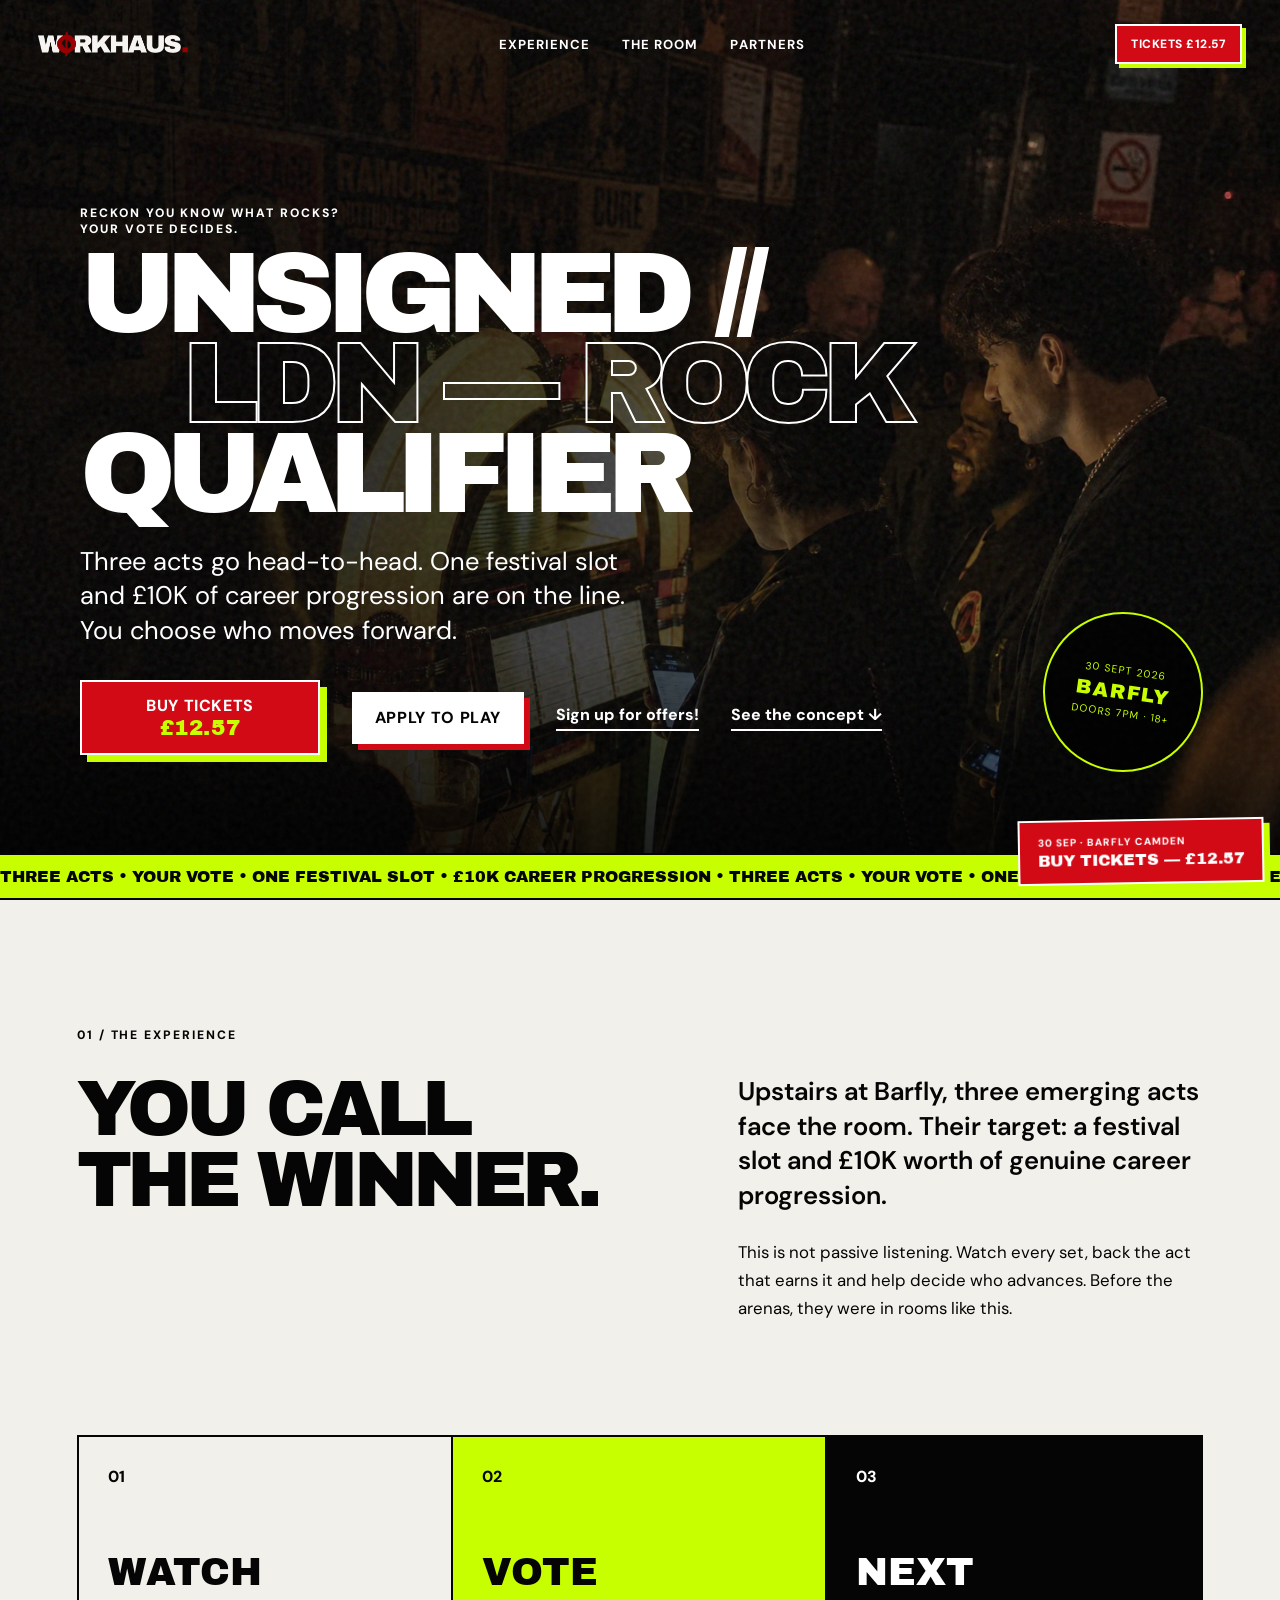
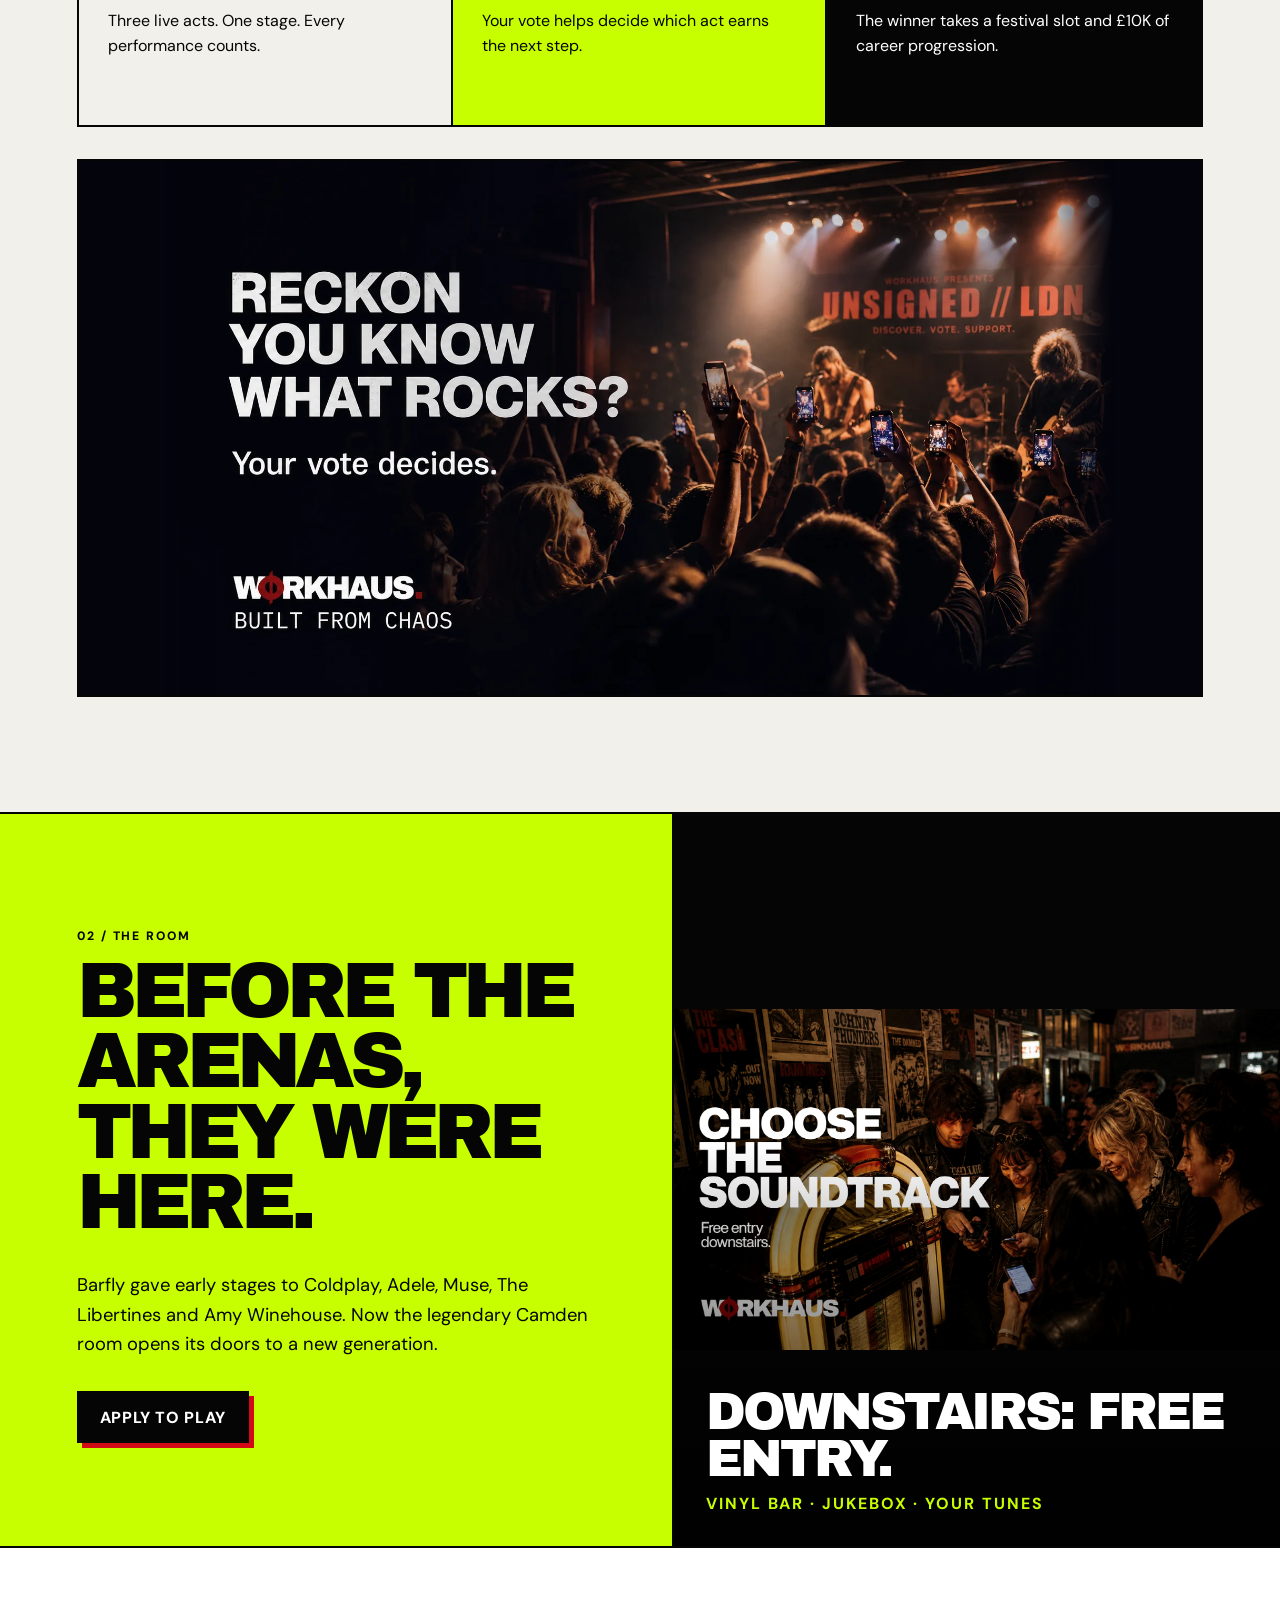
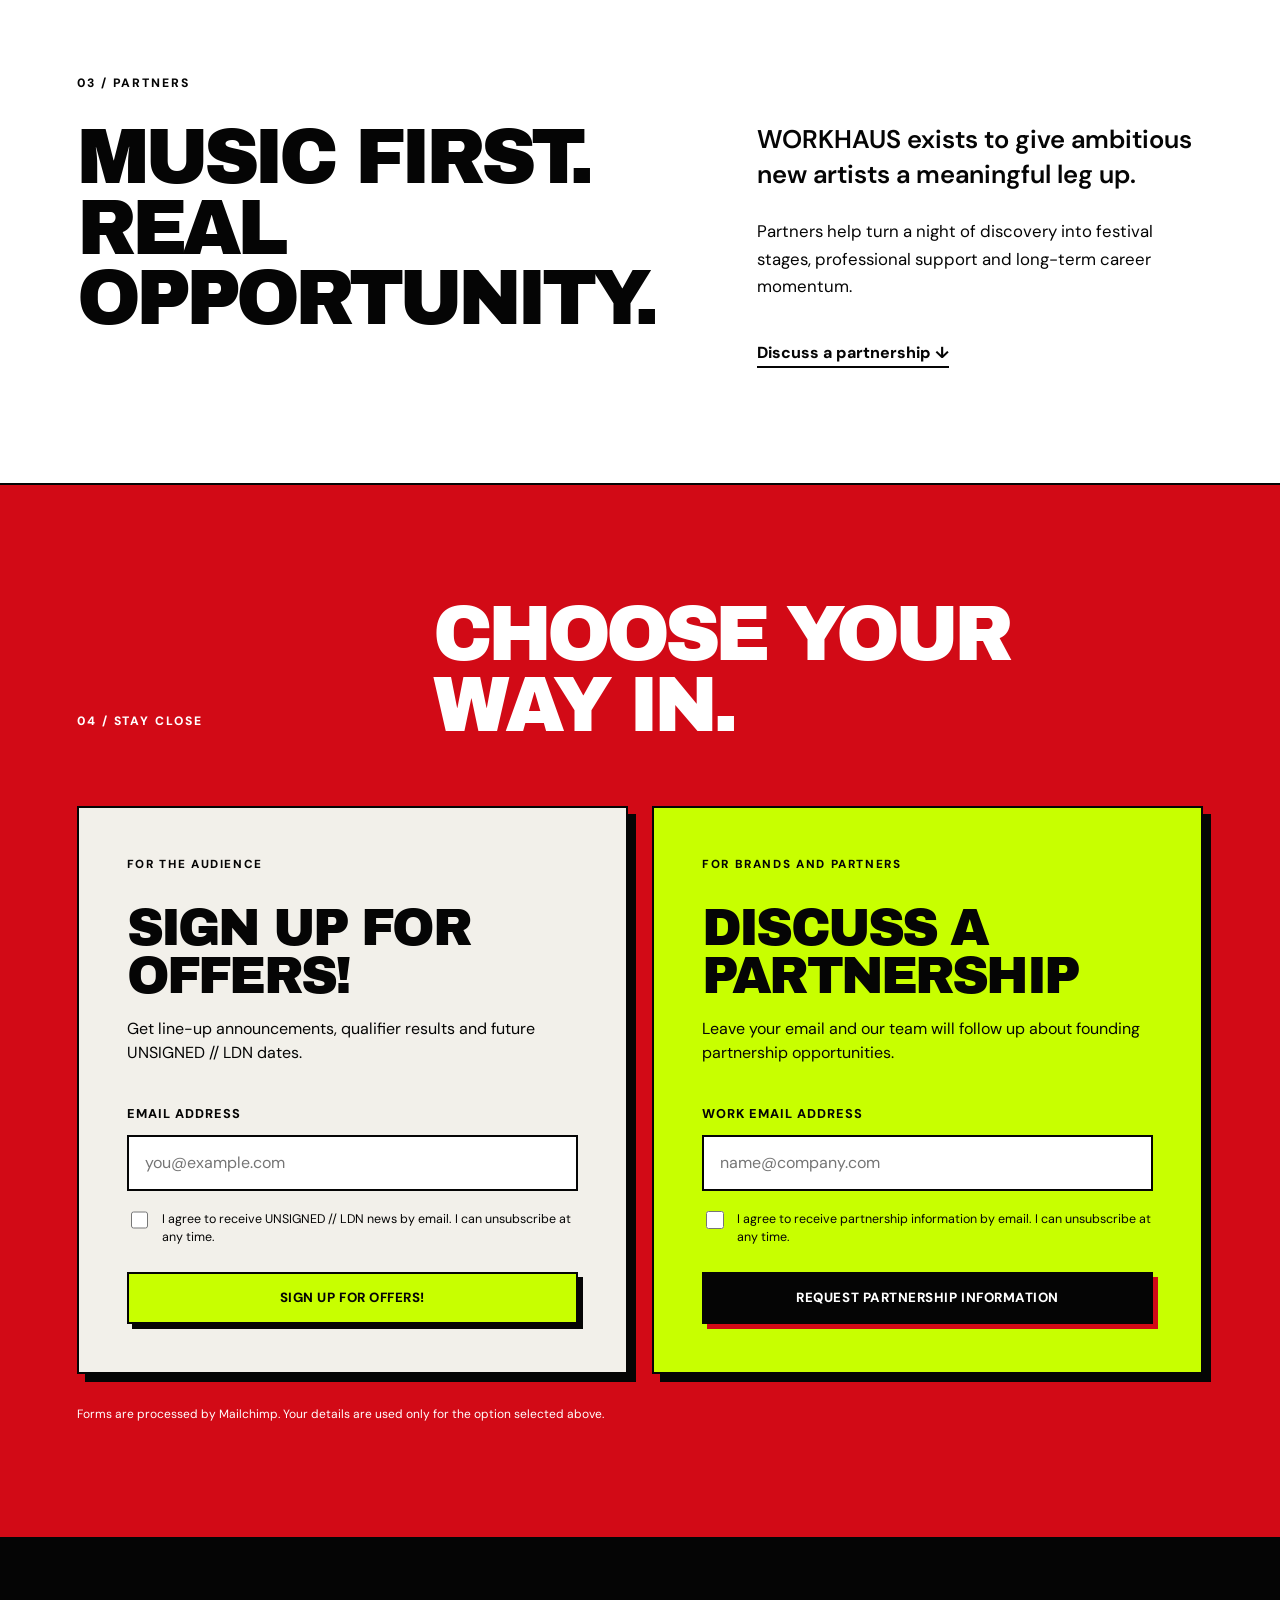
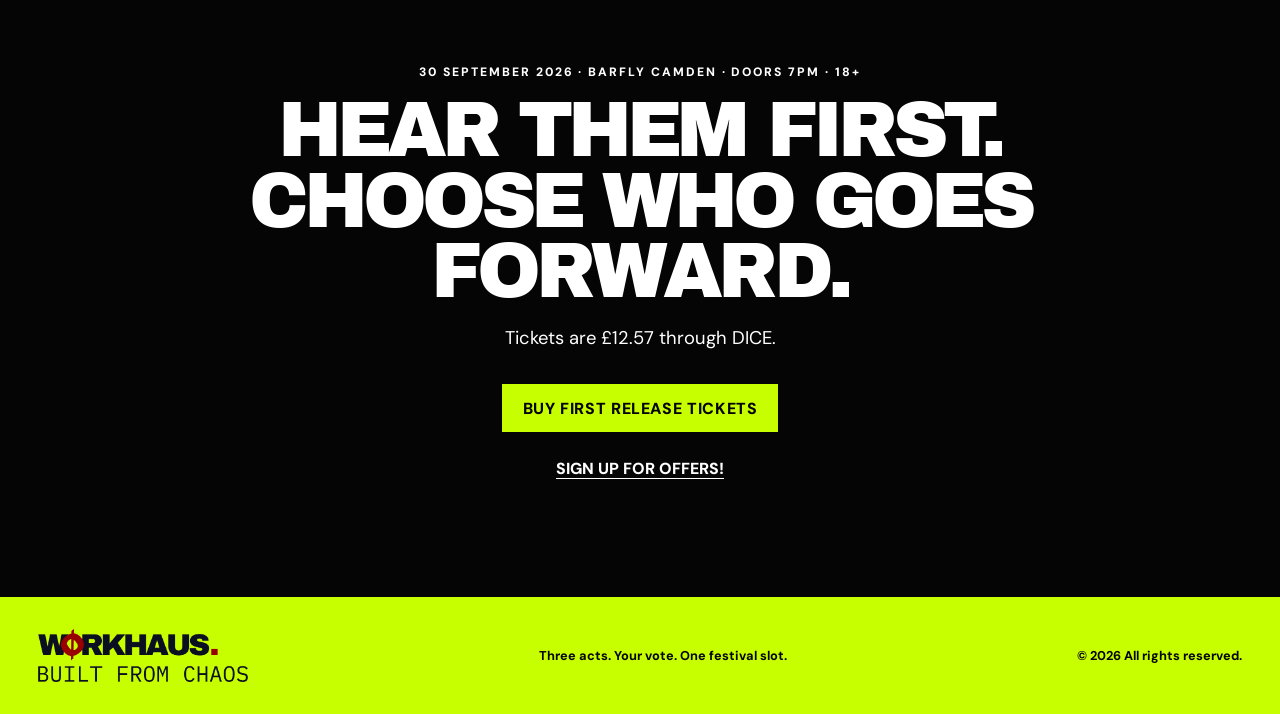
<file: index.html>
<!doctype html>
<html lang="en-GB">
<head>
  <meta charset="utf-8">
  <meta name="viewport" content="width=device-width, initial-scale=1">
  <meta name="description" content="UNSIGNED // LDN — Rock Qualifier. Three acts. Your vote. One festival slot. 30 September at Barfly Camden.">
  <meta name="theme-color" content="#050505">
  <title>UNSIGNED // LDN — Rock Qualifier | WORKHAUS</title>
  <link rel="preconnect" href="https://fonts.googleapis.com">
  <link rel="preconnect" href="https://fonts.gstatic.com" crossorigin>
  <link href="https://fonts.googleapis.com/css2?family=Archivo+Black&family=DM+Sans:wght@400;500;600;700&display=swap" rel="stylesheet">
  <link rel="stylesheet" href="styles.css?v=bffad89">
</head>
<body>
  <a class="skip-link" href="#main">Skip to content</a>
  <header class="site-header">
    <a class="brand" href="#top" aria-label="WORKHAUS home"><img src="assets/logo-white-web.png" alt="WORKHAUS"></a>
    <nav aria-label="Primary navigation">
      <a href="#experience">Experience</a>
      <a href="#artists">The room</a>
      <a href="#partners">Partners</a>
    </nav>
    <a class="button button-small ticket-button" href="https://dice.fm/partner/tickets/event/53pkmk-unsigned-ldn-rock-qualifier-30th-sep-barfly-camden-london-tickets?dice_id=9913139&amp;dice_channel=web&amp;dice_tags=organic&amp;dice_campaign=DICE&amp;dice_feature=mio_marketing&amp;_branch_match_id=1605514123848764493&amp;utm_source=web&amp;utm_campaign=DICE&amp;utm_medium=mio_marketing&amp;_branch_referrer=H4sIAAAAAAAAA8soKSkottLXz8nMy9ZLyUxO1UvL1a80N7awsEgxNTROMbevK0pNSy0qysxLj08qyi8vTi2ydc4oys9NBQBbwC87OwAAAA%3D%3D" target="_blank" rel="noopener">Tickets £12.57</a>
  </header>

  <main id="main">
    <section class="hero" id="top">
      <div class="hero-noise" aria-hidden="true"></div>
      <div class="hero-copy">
        <p class="eyebrow">Reckon you know what rocks?<br>Your vote decides.</p>
        <h1 class="hero-title"><span>UNSIGNED //</span><span class="outline">LDN — Rock</span><span>Qualifier</span></h1>
        <p class="hero-intro">Three acts go head-to-head. One festival slot and £10K of career progression are on the line. You choose who moves forward.</p>
        <div class="hero-actions">
          <a class="button hero-ticket-button" href="https://dice.fm/partner/tickets/event/53pkmk-unsigned-ldn-rock-qualifier-30th-sep-barfly-camden-london-tickets?dice_id=9913139&amp;dice_channel=web&amp;dice_tags=organic&amp;dice_campaign=DICE&amp;dice_feature=mio_marketing&amp;_branch_match_id=1605514123848764493&amp;utm_source=web&amp;utm_campaign=DICE&amp;utm_medium=mio_marketing&amp;_branch_referrer=H4sIAAAAAAAAA8soKSkottLXz8nMy9ZLyUxO1UvL1a80N7awsEgxNTROMbevK0pNSy0qysxLj08qyi8vTi2ydc4oys9NBQBbwC87OwAAAA%3D%3D" target="_blank" rel="noopener"><span>Buy tickets</span><strong>£12.57</strong></a>
          <a class="button apply-button" href="mailto:artists@workhaus.co?subject=Apply%20To%20Play%20%E2%80%94%20UNSIGNED%20%2F%2F%20LDN%20Rock%20Qualifier">Apply To Play</a>
          <a class="text-link" href="#launch-form">Sign up for offers!</a>
          <a class="text-link" href="#experience">See the concept <span aria-hidden="true">↓</span></a>
        </div>
      </div>
      <div class="hero-stamp" aria-label="30 September 2026, Barfly Camden, doors 7pm">
        <span>30 Sept 2026</span><strong>Barfly</strong><span>Doors 7pm · 18+</span>
      </div>
      <div class="ticker" aria-hidden="true">
        <div>THREE ACTS • YOUR VOTE • ONE FESTIVAL SLOT • £10K CAREER PROGRESSION • THREE ACTS • YOUR VOTE • ONE FESTIVAL SLOT • £10K CAREER PROGRESSION •</div>
      </div>
    </section>

    <section class="manifesto section" id="experience">
      <p class="section-number">01 / The experience</p>
      <div class="manifesto-grid">
        <h2>You call the winner.</h2>
        <div>
          <p class="lead">Upstairs at Barfly, three emerging acts face the room. Their target: a festival slot and £10K worth of genuine career progression.</p>
          <p>This is not passive listening. Watch every set, back the act that earns it and help decide who advances. Before the arenas, they were in rooms like this.</p>
        </div>
      </div>
      <div class="feature-grid">
        <article><span>01</span><h3>Watch</h3><p>Three live acts. One stage. Every performance counts.</p></article>
        <article><span>02</span><h3>Vote</h3><p>Your vote helps decide which act earns the next step.</p></article>
        <article><span>03</span><h3>Next</h3><p>The winner takes a festival slot and £10K of career progression.</p></article>
      </div>
      <figure class="visual-break">
        <img src="assets/crowd.webp" alt="A live rock crowd watching a band on stage">
      </figure>
    </section>

    <section class="artist-call section" id="artists">
      <div class="artist-panel">
        <p class="section-number">02 / The room</p>
        <h2>Before the arenas, they were here.</h2>
        <p>Barfly gave early stages to Coldplay, Adele, Muse, The Libertines and Amy Winehouse. Now the legendary Camden room opens its doors to a new generation.</p>
        <a class="button button-dark" href="mailto:artists@workhaus.co?subject=Apply%20To%20Play%20%E2%80%94%20UNSIGNED%20%2F%2F%20LDN%20Rock%20Qualifier">Apply To Play</a>
      </div>
      <figure class="artist-image">
        <img src="assets/soundtrack.webp" alt="Music fans choosing songs together around a jukebox">
        <figcaption><span>Downstairs: free entry.</span><strong>Vinyl bar · Jukebox · Your tunes</strong></figcaption>
      </figure>
    </section>

    <section class="partners section" id="partners">
      <p class="section-number">03 / Partners</p>
      <div class="partners-grid">
        <h2>Music first. Real opportunity.</h2>
        <div>
          <p class="lead">WORKHAUS exists to give ambitious new artists a meaningful leg up.</p>
          <p>Partners help turn a night of discovery into festival stages, professional support and long-term career momentum.</p>
          <a class="text-link text-link-dark" href="#partner-form">Discuss a partnership <span aria-hidden="true">↓</span></a>
        </div>
      </div>
    </section>

    <section class="signup-section section" aria-labelledby="signup-heading">
      <div class="signup-intro">
        <p class="section-number">04 / Stay close</p>
        <h2 id="signup-heading">Choose your way in.</h2>
      </div>
      <div class="form-grid">
        <article class="signup-card" id="launch-form">
          <p class="form-label">For the audience</p>
          <h3>Sign up for offers!</h3>
          <p>Get line-up announcements, qualifier results and future UNSIGNED // LDN dates.</p>
          <form action="https://thefoxandthehedgehog.us6.list-manage.com/subscribe/post?u=e5853b4c6eafd3d8901e6cc76&amp;id=a50d58c55d&amp;f_id=00f6c1e0f0" method="post" target="_blank">
            <label for="launch-email">Email address</label>
            <input id="launch-email" name="EMAIL" type="email" autocomplete="email" required placeholder="you@example.com">
            <label class="consent"><input name="gdpr[16932]" type="checkbox" value="Y" required> <span>I agree to receive UNSIGNED // LDN news by email. I can unsubscribe at any time.</span></label>
            <input type="hidden" name="tags" value="1875660">
            <div class="honeypot" aria-hidden="true"><input type="text" name="b_e5853b4c6eafd3d8901e6cc76_a50d58c55d" tabindex="-1" value=""></div>
            <button class="button" type="submit" name="subscribe">Sign up for offers!</button>
          </form>
        </article>

        <article class="signup-card partner-card" id="partner-form">
          <p class="form-label">For brands and partners</p>
          <h3>Discuss a partnership</h3>
          <p>Leave your email and our team will follow up about founding partnership opportunities.</p>
          <form action="https://thefoxandthehedgehog.us6.list-manage.com/subscribe/post?u=e5853b4c6eafd3d8901e6cc76&amp;id=a50d58c55d&amp;f_id=00f5c1e0f0" method="post" target="_blank">
            <label for="partner-email">Work email address</label>
            <input id="partner-email" name="EMAIL" type="email" autocomplete="email" required placeholder="name@company.com">
            <label class="consent"><input name="gdpr[16932]" type="checkbox" value="Y" required> <span>I agree to receive partnership information by email. I can unsubscribe at any time.</span></label>
            <input type="hidden" name="tags" value="1875661">
            <div class="honeypot" aria-hidden="true"><input type="text" name="b_e5853b4c6eafd3d8901e6cc76_a50d58c55d" tabindex="-1" value=""></div>
            <button class="button button-dark" type="submit" name="subscribe">Request partnership information</button>
          </form>
        </article>
      </div>
      <p class="privacy-note">Forms are processed by Mailchimp. Your details are used only for the option selected above.</p>
    </section>

    <section class="final-cta section">
      <p class="eyebrow">30 September 2026 · Barfly Camden · Doors 7pm · 18+</p>
      <h2>Hear them first. Choose who goes forward.</h2>
      <p>Tickets are £12.57 through DICE.</p>
      <a class="button" href="https://dice.fm/partner/tickets/event/53pkmk-unsigned-ldn-rock-qualifier-30th-sep-barfly-camden-london-tickets?dice_id=9913139&amp;dice_channel=web&amp;dice_tags=organic&amp;dice_campaign=DICE&amp;dice_feature=mio_marketing&amp;_branch_match_id=1605514123848764493&amp;utm_source=web&amp;utm_campaign=DICE&amp;utm_medium=mio_marketing&amp;_branch_referrer=H4sIAAAAAAAAA8soKSkottLXz8nMy9ZLyUxO1UvL1a80N7awsEgxNTROMbevK0pNSy0qysxLj08qyi8vTi2ydc4oys9NBQBbwC87OwAAAA%3D%3D" target="_blank" rel="noopener">Buy first release tickets</a>
      <a class="final-secondary-link" href="#launch-form">Sign up for offers!</a>
    </section>
  </main>

  <a class="sticky-ticket" href="https://dice.fm/partner/tickets/event/53pkmk-unsigned-ldn-rock-qualifier-30th-sep-barfly-camden-london-tickets?dice_id=9913139&amp;dice_channel=web&amp;dice_tags=organic&amp;dice_campaign=DICE&amp;dice_feature=mio_marketing" target="_blank" rel="noopener"><span>30 SEP · BARFLY CAMDEN</span><strong>BUY TICKETS — £12.57</strong></a>

  <footer>
    <a class="brand footer-brand" href="#top"><img src="assets/logo-black-tagline-web.png" alt="WORKHAUS — Built from chaos"></a>
    <p>Three acts. Your vote. One festival slot.</p>
    <p>© <span id="year">2026</span> All rights reserved.</p>
  </footer>
  <script src="script.js"></script>
  <script id="mcjs">!function(c,h,i,m,p){m=c.createElement(h),p=c.getElementsByTagName(h)[0],m.async=1,m.src=i,p.parentNode.insertBefore(m,p)}(document,"script","https://chimpstatic.com/mcjs-connected/js/users/e5853b4c6eafd3d8901e6cc76/5f0b3473135e929cfd548ffc1.js");</script>
</body>
</html>
</file>
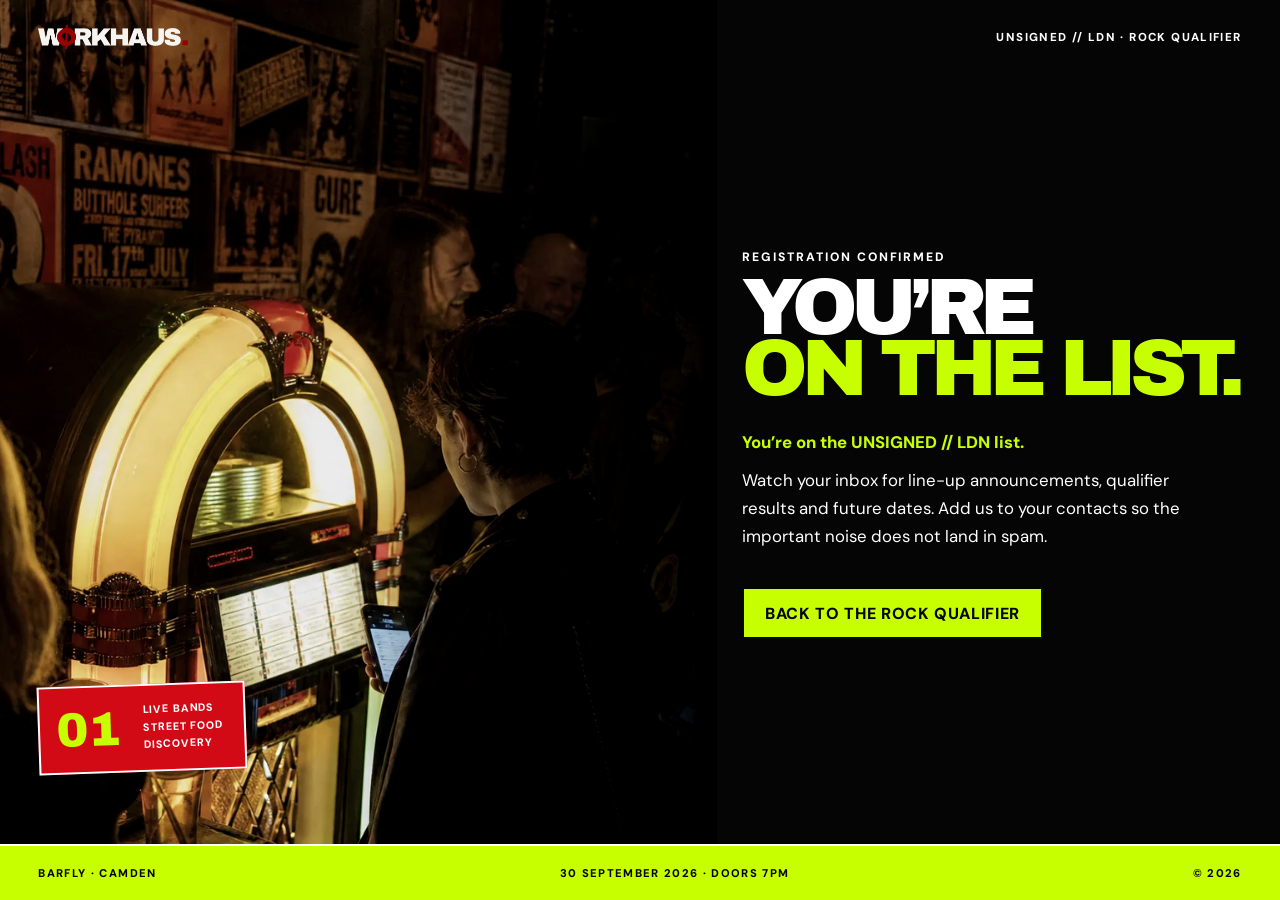
<file: thanks.html>
<!doctype html>
<html lang="en-GB">
<head>
  <meta charset="utf-8">
  <meta name="viewport" content="width=device-width, initial-scale=1">
  <meta name="robots" content="noindex">
  <meta name="theme-color" content="#050505">
  <title>You’re on the list — UNSIGNED // LDN</title>
  <link rel="preconnect" href="https://fonts.googleapis.com">
  <link rel="preconnect" href="https://fonts.gstatic.com" crossorigin>
  <link href="https://fonts.googleapis.com/css2?family=Archivo+Black&family=DM+Sans:wght@400;500;600;700&display=swap" rel="stylesheet">
  <link rel="stylesheet" href="styles.css">
</head>
<body class="thanks-page">
  <a class="skip-link" href="#confirmation">Skip to confirmation</a>
  <header class="thanks-header">
    <a class="brand" href="index.html" aria-label="WORKHAUS UNSIGNED LDN home">
      <img src="assets/logo-white-web.png" alt="WORKHAUS">
    </a>
    <span>UNSIGNED // LDN · Rock Qualifier</span>
  </header>

  <main class="thanks-main" id="confirmation">
    <div class="thanks-image" aria-hidden="true"></div>
    <section class="thanks-copy">
      <p class="eyebrow">Registration confirmed</p>
      <h1>You’re<br><span>on the list.</span></h1>
      <p class="thanks-lead">You’re on the UNSIGNED // LDN list.</p>
      <p>Watch your inbox for line-up announcements, qualifier results and future dates. Add us to your contacts so the important noise does not land in spam.</p>
      <a class="button" href="index.html">Back to the Rock Qualifier</a>
    </section>
    <aside class="thanks-stamp" aria-label="Live bands, street food and discovery">
      <strong>01</strong>
      <span>Live bands</span>
      <span>Street food</span>
      <span>Discovery</span>
    </aside>
  </main>

  <footer class="thanks-footer">
    <span>Barfly · Camden</span>
    <span>30 September 2026 · Doors 7pm</span>
    <span>© <span id="year">2026</span></span>
  </footer>
  <script src="script.js"></script>
</body>
</html>
</file>
<file: styles.css>
:root {
  --ink: #050505;
  --paper: #f2f0ea;
  --acid: #c8ff00;
  --red: #d20a16;
  --line: rgba(5, 5, 5, .22);
}

* { box-sizing: border-box; }
html { scroll-behavior: smooth; }
body { margin: 0; background: var(--paper); color: var(--ink); font-family: "DM Sans", sans-serif; }
a { color: inherit; }
.skip-link { position: fixed; left: 1rem; top: -5rem; z-index: 20; background: white; padding: .75rem 1rem; }
.skip-link:focus { top: 1rem; }
.site-header { position: absolute; z-index: 10; width: 100%; display: flex; align-items: center; justify-content: space-between; gap: 2rem; padding: 1.5rem 3vw; color: white; }
.brand { display: block; width: 150px; text-decoration: none; }
.brand img { display: block; width: 100%; height: auto; }
nav { display: flex; gap: 2rem; }
nav a { font-size: .82rem; font-weight: 700; text-decoration: none; text-transform: uppercase; letter-spacing: .08em; }
.button { display: inline-flex; align-items: center; justify-content: center; min-height: 3.25rem; padding: .8rem 1.3rem; border: 2px solid var(--ink); background: var(--acid); color: var(--ink); font-weight: 800; text-decoration: none; text-transform: uppercase; letter-spacing: .04em; box-shadow: 5px 5px 0 var(--ink); transition: transform .18s, box-shadow .18s; }
.button:hover, .button:focus-visible { transform: translate(3px, 3px); box-shadow: 2px 2px 0 var(--ink); }
.button-small { min-height: 2.5rem; padding: .55rem .9rem; font-size: .75rem; }
.ticket-button { background: var(--red); color: white; border-color: white; box-shadow: 4px 4px 0 var(--acid); }

.hero { min-height: 100svh; position: relative; overflow: hidden; display: grid; place-items: center; padding: 8rem 5vw 5rem; background: var(--ink) url("assets/jukebox.webp") center/cover no-repeat; color: white; }
.hero::before { content: ""; position: absolute; inset: 0; background: linear-gradient(90deg, rgba(0,0,0,.94) 0%, rgba(0,0,0,.72) 48%, rgba(0,0,0,.2) 100%); }
.hero::after { content: ""; position: absolute; inset: auto 0 0; height: 28%; background: linear-gradient(transparent, rgba(0,0,0,.72)); }
.hero-noise { position: absolute; inset: 0; opacity: .12; background-image: url("data:image/svg+xml,%3Csvg viewBox='0 0 180 180' xmlns='http://www.w3.org/2000/svg'%3E%3Cfilter id='n'%3E%3CfeTurbulence type='fractalNoise' baseFrequency='.8' numOctaves='4' stitchTiles='stitch'/%3E%3C/filter%3E%3Crect width='100%25' height='100%25' filter='url(%23n)' opacity='.8'/%3E%3C/svg%3E"); }
.hero-copy { position: relative; z-index: 2; width: min(1120px, 100%); }
.eyebrow, .section-number { text-transform: uppercase; font-size: .76rem; font-weight: 800; letter-spacing: .16em; }
h1 { margin: .6rem 0 1.4rem; font: clamp(4.2rem, 13vw, 10.5rem)/.73 "Archivo Black", sans-serif; letter-spacing: -.085em; text-transform: uppercase; }
h1 span { display: block; }
h1 .outline { color: transparent; -webkit-text-stroke: 2px white; transform: translateX(8vw); }
.hero-title { font-size: clamp(3.2rem, 9vw, 8.5rem); line-height: .78; }
.hero-intro { max-width: 35rem; font-size: clamp(1.2rem, 2vw, 1.6rem); line-height: 1.35; }
.hero-actions { display: flex; align-items: center; gap: 2rem; margin-top: 2rem; }
.hero-ticket-button { min-width: 15rem; min-height: 4.5rem; flex-direction: column; background: var(--red); color: white; border-color: white; box-shadow: 7px 7px 0 var(--acid); }
.hero-ticket-button strong { color: var(--acid); font: 1.35rem "Archivo Black", sans-serif; }
.apply-button { background: white; color: var(--ink); border-color: white; box-shadow: 6px 6px 0 var(--red); }
.text-link { font-weight: 800; text-decoration: none; border-bottom: 2px solid currentColor; padding-bottom: .2rem; }
.hero-stamp { position: absolute; z-index: 3; right: 6vw; bottom: 8rem; width: 10rem; aspect-ratio: 1; border: 2px solid var(--acid); border-radius: 50%; display: flex; flex-direction: column; align-items: center; justify-content: center; text-align: center; text-transform: uppercase; transform: rotate(8deg); font-size: .65rem; letter-spacing: .1em; color: var(--acid); background: rgba(0,0,0,.72); }
.hero-stamp strong { font: 1.25rem "Archivo Black"; margin: .25rem; }
.ticker { position: absolute; z-index: 3; bottom: 0; width: 100%; overflow: hidden; background: var(--acid); color: var(--ink); border-block: 2px solid var(--ink); white-space: nowrap; }
.ticker div { width: max-content; padding: .8rem 0; font: 1rem "Archivo Black"; animation: ticker 18s linear infinite; }
@keyframes ticker { to { transform: translateX(-50%); } }

.section { padding: clamp(5rem, 9vw, 9rem) 6vw; }
.manifesto-grid, .partners-grid { display: grid; grid-template-columns: 1.2fr 1fr; gap: 8vw; align-items: start; margin-top: 2rem; }
h2 { margin: 0; font: clamp(2.8rem, 6vw, 6.5rem)/.92 "Archivo Black", sans-serif; letter-spacing: -.065em; text-transform: uppercase; }
.lead { margin-top: 0; font-size: clamp(1.25rem, 2vw, 1.75rem); line-height: 1.35; font-weight: 600; }
.manifesto-grid p:not(.lead), .partners-grid p:not(.lead) { font-size: 1.05rem; line-height: 1.65; }
.feature-grid { display: grid; grid-template-columns: repeat(3, 1fr); gap: 0; margin-top: 6rem; border: 2px solid var(--ink); }
.feature-grid article { min-height: 18rem; padding: 1.8rem; border-right: 2px solid var(--ink); }
.feature-grid article:nth-child(2) { background: var(--acid); }
.feature-grid article:nth-child(3) { background: var(--ink); color: white; }
.feature-grid article:last-child { border: 0; }
.feature-grid span { font-weight: 800; }
.feature-grid h3 { margin: 4rem 0 .75rem; font: 2.4rem "Archivo Black"; text-transform: uppercase; }
.feature-grid p { line-height: 1.55; }
.visual-break { display: flex; align-items: center; justify-content: center; margin: 2rem 0 0; height: clamp(18rem, 42vw, 36rem); overflow: hidden; border: 2px solid var(--ink); background: #03040c; }
.visual-break img { display: block; width: auto; height: auto; max-width: 100%; max-height: 100%; object-fit: contain; -webkit-mask-image: linear-gradient(90deg, transparent 0%, #000 6%, #000 94%, transparent 100%); mask-image: linear-gradient(90deg, transparent 0%, #000 6%, #000 94%, transparent 100%); }

.artist-call { display: grid; grid-template-columns: 1.05fr .95fr; padding: 0; background: var(--acid); border-block: 2px solid var(--ink); }
.artist-panel { padding: clamp(4rem, 8vw, 8rem) 6vw; }
.artist-panel p:not(.section-number) { max-width: 40rem; font-size: 1.15rem; line-height: 1.6; margin: 2rem 0; }
.button-dark { background: var(--ink); color: white; box-shadow: 5px 5px 0 var(--red); }
.artist-image { position: relative; min-height: 35rem; margin: 0; overflow: hidden; border-left: 2px solid var(--ink); background: var(--ink); }
.artist-image img { display: block; width: 100%; height: 100%; object-fit: contain; filter: contrast(1.1) saturate(.86); }
.artist-image::after { content: ""; position: absolute; inset: 0; background: linear-gradient(transparent 45%, rgba(0,0,0,.92)); }
.artist-image figcaption { position: absolute; z-index: 1; left: 2rem; right: 2rem; bottom: 2rem; color: white; text-transform: uppercase; }
.artist-image figcaption span, .artist-image figcaption strong { display: block; }
.artist-image figcaption span { font: clamp(2rem, 4vw, 4rem)/.9 "Archivo Black"; letter-spacing: -.06em; }
.artist-image figcaption strong { margin-top: .7rem; color: var(--acid); letter-spacing: .12em; }

.partners { background: white; }
.text-link-dark { display: inline-block; margin-top: 1.5rem; }
.signup-section { background: var(--red); color: white; border-top: 2px solid var(--ink); }
.signup-intro { display: grid; grid-template-columns: .4fr 1fr; gap: 3rem; align-items: end; }
.form-grid { display: grid; grid-template-columns: repeat(2, 1fr); gap: 1.5rem; margin-top: 4rem; }
.signup-card { background: var(--paper); color: var(--ink); border: 2px solid var(--ink); padding: clamp(1.5rem, 4vw, 3rem); box-shadow: 8px 8px 0 var(--ink); scroll-margin-top: 1rem; }
.partner-card { background: var(--acid); }
.form-label { margin: 0 0 2rem; font-size: .73rem; font-weight: 800; letter-spacing: .14em; text-transform: uppercase; }
.signup-card h3 { margin: 0; font: clamp(2rem, 4vw, 3.6rem)/.95 "Archivo Black"; letter-spacing: -.055em; text-transform: uppercase; }
.signup-card > p:not(.form-label) { min-height: 3.5rem; line-height: 1.5; }
.signup-card form { display: grid; gap: .8rem; margin-top: 2rem; }
.signup-card form > label:not(.consent) { font-size: .8rem; font-weight: 800; text-transform: uppercase; letter-spacing: .08em; }
.signup-card input[type="email"] { width: 100%; min-height: 3.5rem; border: 2px solid var(--ink); border-radius: 0; background: white; color: var(--ink); font: 1rem "DM Sans", sans-serif; padding: .8rem 1rem; }
.signup-card input[type="email"]:focus { outline: 3px solid white; outline-offset: 2px; }
.consent { display: flex; align-items: flex-start; gap: .65rem; margin: .4rem 0 .8rem; font-size: .78rem; line-height: 1.45; }
.consent input { width: 1.1rem; height: 1.1rem; flex: 0 0 auto; margin-top: .08rem; accent-color: var(--ink); }
.signup-card .button { border-radius: 0; cursor: pointer; font-family: inherit; }
.honeypot { position: absolute; left: -5000px; }
.privacy-note { margin: 2rem 0 0; font-size: .75rem; }
.final-cta { text-align: center; background: var(--ink); color: white; }
.final-cta h2 { max-width: 900px; margin: 1rem auto; }
.final-cta p:not(.eyebrow) { font-size: 1.15rem; margin-bottom: 2rem; }
.final-secondary-link { display: block; width: max-content; margin: 1.5rem auto 0; color: white; font-weight: 800; text-transform: uppercase; text-underline-offset: .25rem; }
.sticky-ticket { position: fixed; z-index: 30; right: 1rem; bottom: 1rem; display: flex; flex-direction: column; gap: .15rem; padding: .9rem 1.1rem; background: var(--red); color: white; border: 2px solid white; box-shadow: 6px 6px 0 var(--acid); text-decoration: none; text-transform: uppercase; transform: rotate(-1deg); }
.sticky-ticket span { font-size: .64rem; font-weight: 800; letter-spacing: .1em; }
.sticky-ticket strong { font: 1rem "Archivo Black", sans-serif; }
.sticky-ticket:hover, .sticky-ticket:focus-visible { transform: translate(3px, 3px) rotate(-1deg); box-shadow: 3px 3px 0 var(--acid); }
footer { display: flex; align-items: center; justify-content: space-between; gap: 2rem; padding: 2rem 3vw; background: var(--acid); border-top: 2px solid var(--ink); font-size: .8rem; font-weight: 700; }
.footer-brand { width: 210px; }

@media (max-width: 760px) {
  .site-header { padding: 1.2rem; }
  nav { display: none; }
  .hero { place-items: start; padding-inline: 1.2rem; }
  h1 { margin-top: 1.2rem; }
  h1 .outline { transform: none; }
  .hero-actions { align-items: flex-start; flex-direction: column; gap: 1.4rem; }
  .hero-ticket-button { width: 100%; }
  .hero-stamp { width: 7.5rem; right: 1.2rem; bottom: 5rem; }
  .section { padding-inline: 1.2rem; }
  .manifesto-grid, .partners-grid, .artist-call, .signup-intro, .form-grid { grid-template-columns: 1fr; }
  .artist-image { min-height: 28rem; border-left: 0; border-top: 2px solid var(--ink); }
  .signup-card > p:not(.form-label) { min-height: 0; }
  .feature-grid { grid-template-columns: 1fr; margin-top: 3rem; }
  .feature-grid article { min-height: 0; border-right: 0; border-bottom: 2px solid var(--ink); }
  .feature-grid h3 { margin-top: 2rem; }
  .artist-type { min-height: 20rem; border-left: 0; border-top: 2px solid var(--ink); }
  footer { flex-direction: column; }
  .sticky-ticket { left: .75rem; right: .75rem; bottom: .75rem; align-items: center; }
}

@media (prefers-reduced-motion: reduce) {
  html { scroll-behavior: auto; }
  .ticker div { animation: none; }
}

/* Branded Mailchimp confirmation destination */
.thanks-page { min-height: 100svh; background: var(--ink); color: white; }
.thanks-header { position: absolute; z-index: 5; inset: 0 0 auto; display: flex; align-items: center; justify-content: space-between; padding: 1.5rem 3vw; text-transform: uppercase; font-size: .72rem; font-weight: 800; letter-spacing: .12em; }
.thanks-main { min-height: calc(100svh - 3.5rem); position: relative; overflow: hidden; display: grid; grid-template-columns: minmax(0, 1.12fr) minmax(0, .88fr); align-items: stretch; }
.thanks-image { min-height: 100%; background: linear-gradient(90deg, transparent 50%, var(--ink) 100%), url("assets/jukebox.webp") center/cover no-repeat; filter: contrast(1.08) saturate(.82); }
.thanks-copy { align-self: center; position: relative; z-index: 2; padding: 8rem 7vw 6rem 2vw; }
.thanks-copy h1 { margin: .8rem 0 1.8rem; font-size: clamp(3.5rem, 6.15vw, 7.5rem); line-height: .78; }
.thanks-copy h1 span { color: var(--acid); -webkit-text-stroke: 0; transform: none; white-space: nowrap; }
.thanks-copy > p:not(.eyebrow) { max-width: 34rem; font-size: 1.05rem; line-height: 1.65; }
.thanks-copy .thanks-lead { margin-bottom: -.4rem; color: var(--acid); font-size: clamp(1.25rem, 2vw, 1.7rem); font-weight: 800; }
.thanks-copy .button { margin-top: 1.25rem; }
.thanks-stamp { position: absolute; z-index: 3; left: 3vw; bottom: 4.5rem; display: grid; grid-template-columns: auto auto; gap: .05rem 1rem; min-width: 13rem; padding: 1rem; background: var(--red); border: 2px solid white; transform: rotate(-2deg); text-transform: uppercase; font-size: .67rem; font-weight: 800; letter-spacing: .08em; }
.thanks-stamp strong { grid-row: 1 / 4; align-self: center; color: var(--acid); font: 3rem "Archivo Black"; }
.thanks-footer { min-height: 3.5rem; display: flex; justify-content: space-between; align-items: center; padding: .8rem 3vw; background: var(--acid); color: var(--ink); border-top: 2px solid white; text-transform: uppercase; font-size: .7rem; font-weight: 800; letter-spacing: .12em; }

@media (max-width: 760px) {
  .thanks-header { padding: 1.2rem; }
  .thanks-header > span { display: none; }
  .thanks-main { grid-template-columns: 1fr; align-content: end; }
  .thanks-image { position: absolute; inset: 0; min-height: 0; background: linear-gradient(0deg, var(--ink) 15%, rgba(5,5,5,.35) 70%, rgba(5,5,5,.55) 100%), url("assets/jukebox.webp") center/cover no-repeat; opacity: .72; }
  .thanks-copy { align-self: end; padding: 10rem 1.2rem 8rem; }
  .thanks-copy h1 { font-size: clamp(4rem, 19vw, 6.5rem); }
  .thanks-copy h1 span { white-space: normal; }
  .thanks-stamp { left: 1.2rem; bottom: 1.5rem; }
  .thanks-footer { padding-inline: 1.2rem; }
  .thanks-footer span:nth-child(1) { display: none; }
}
</file>
